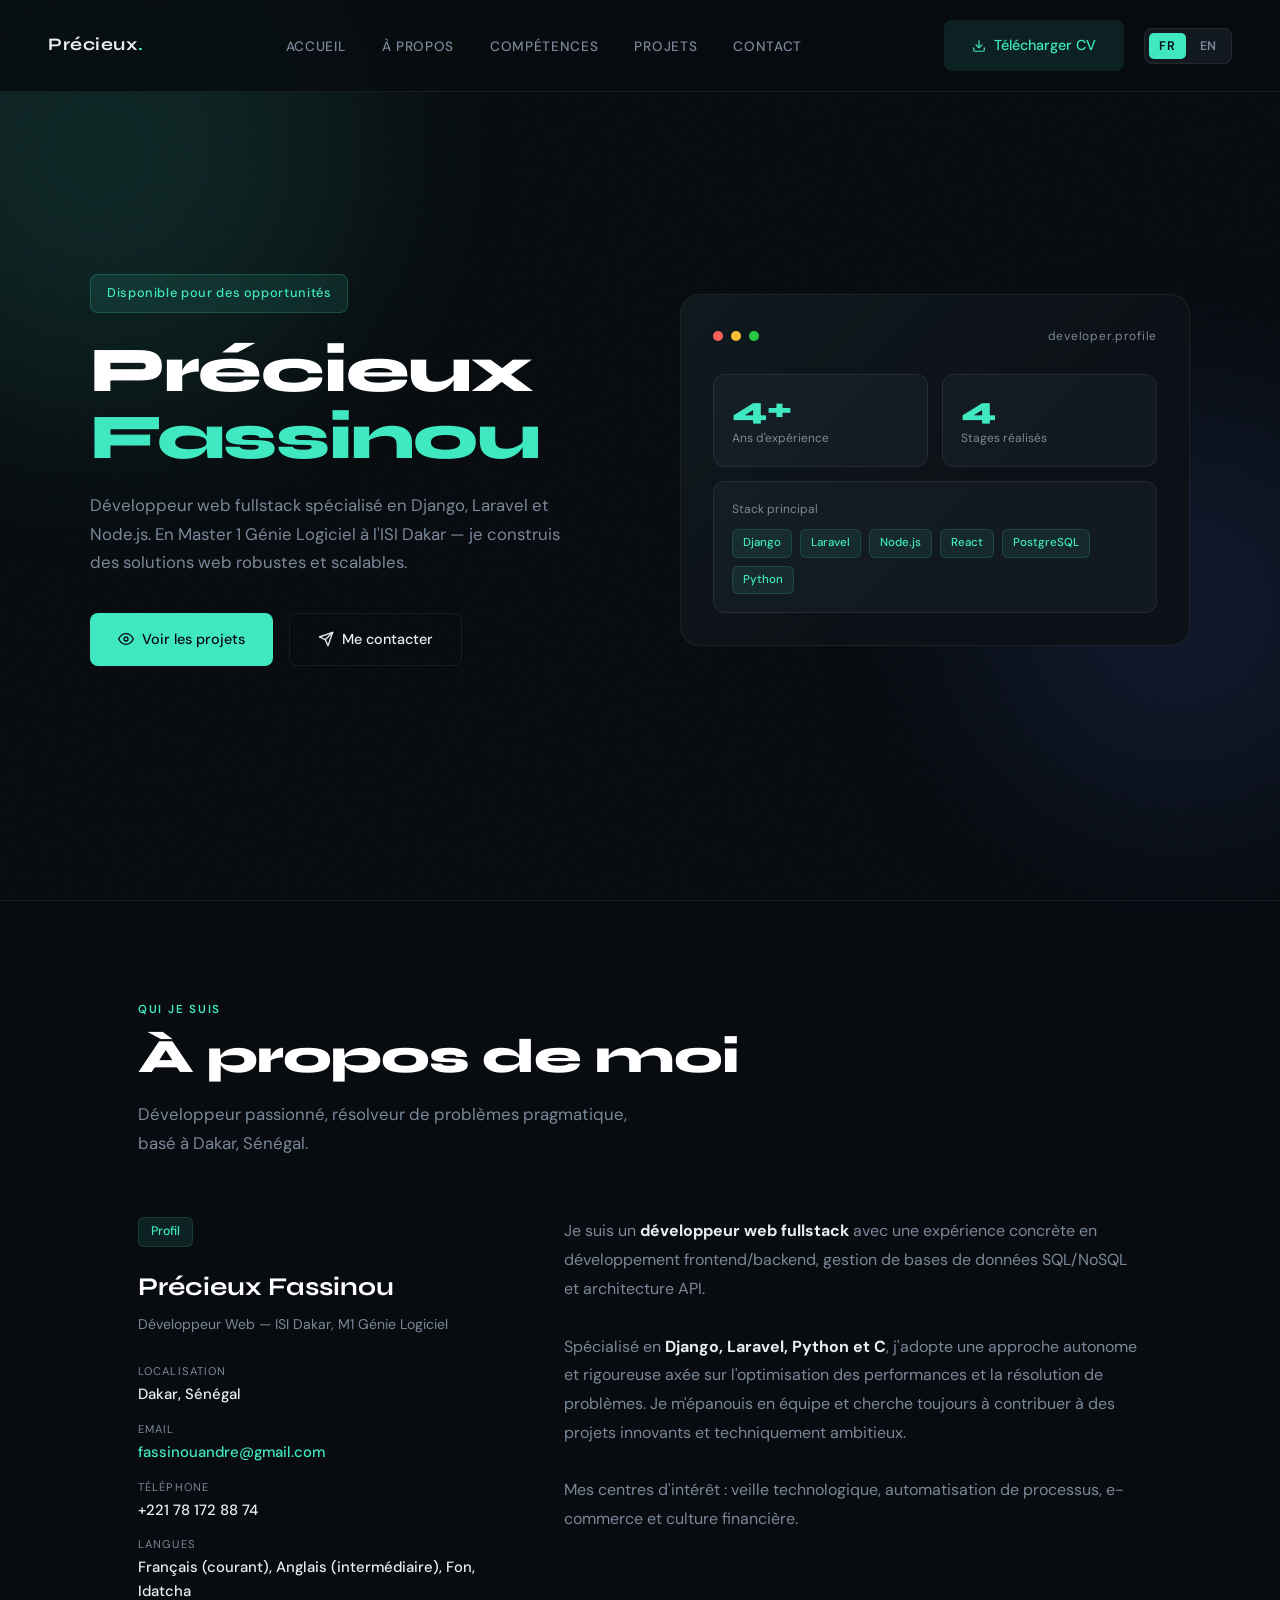
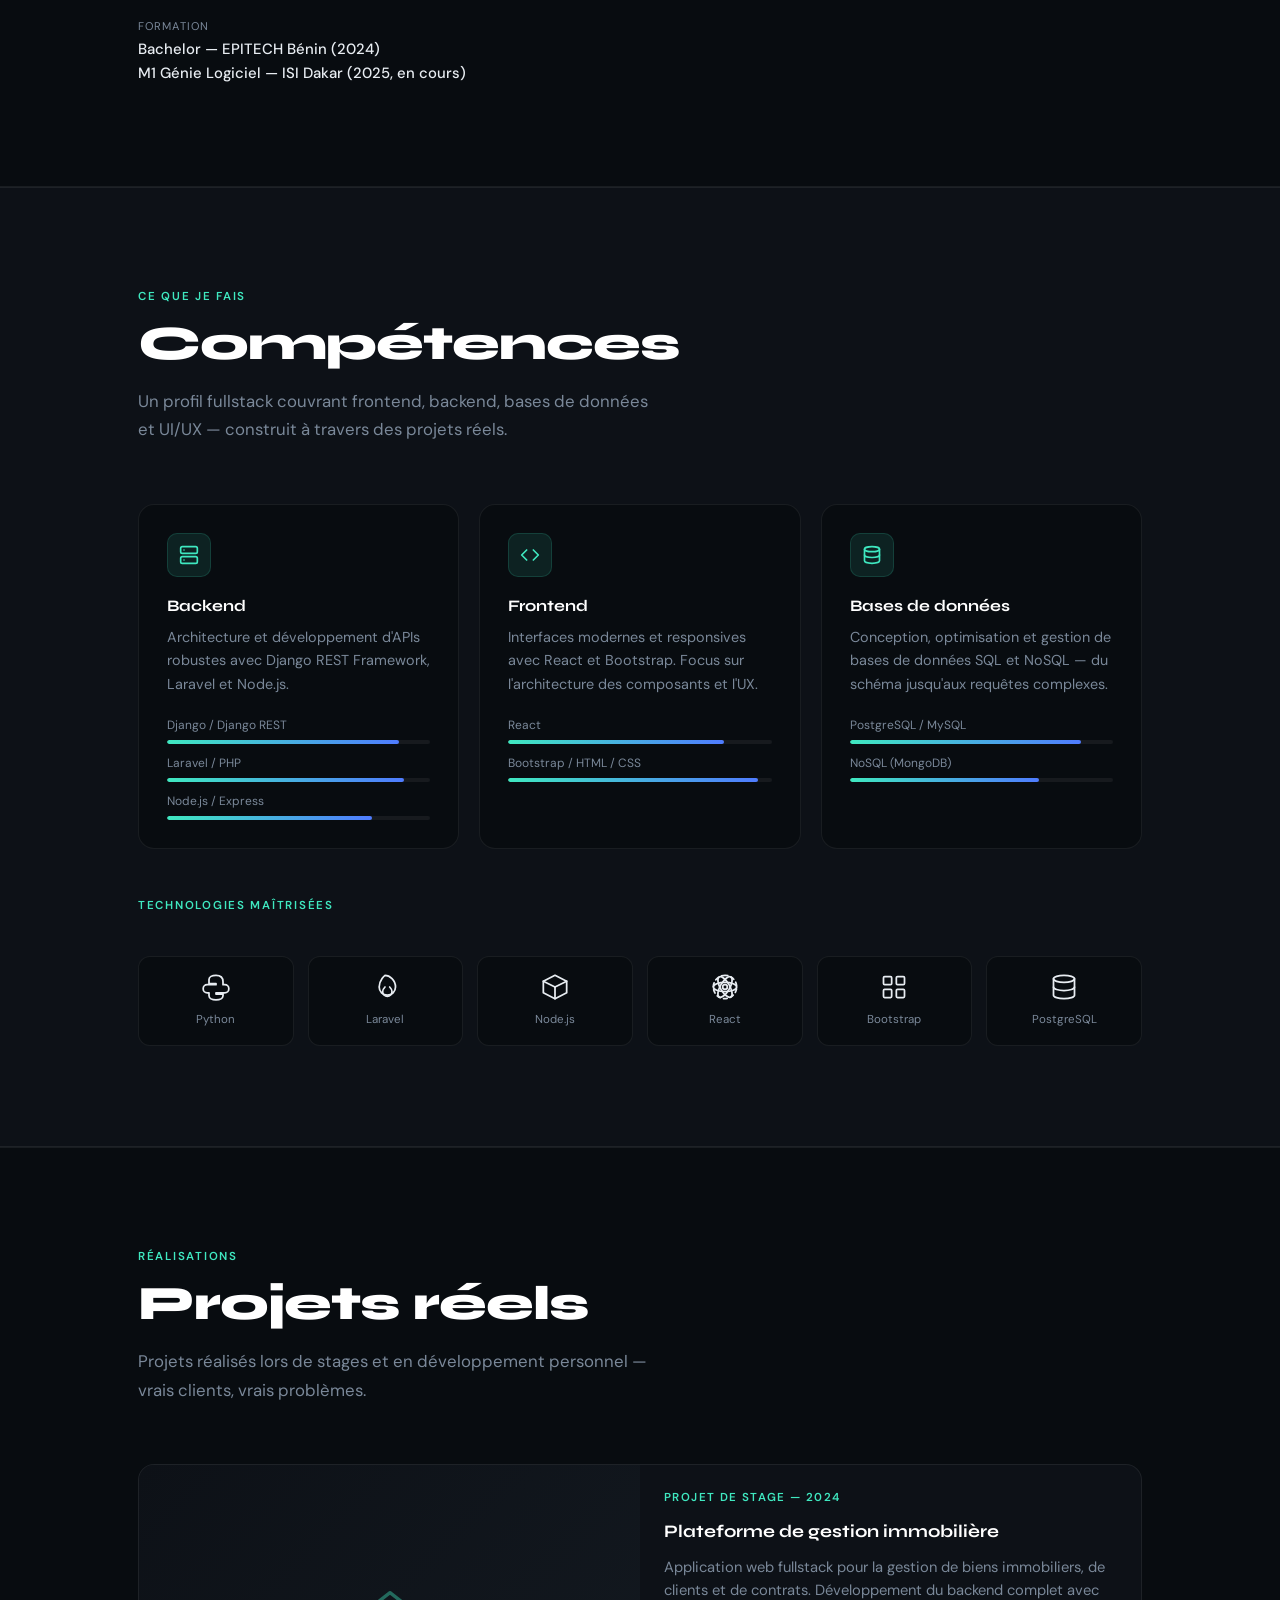
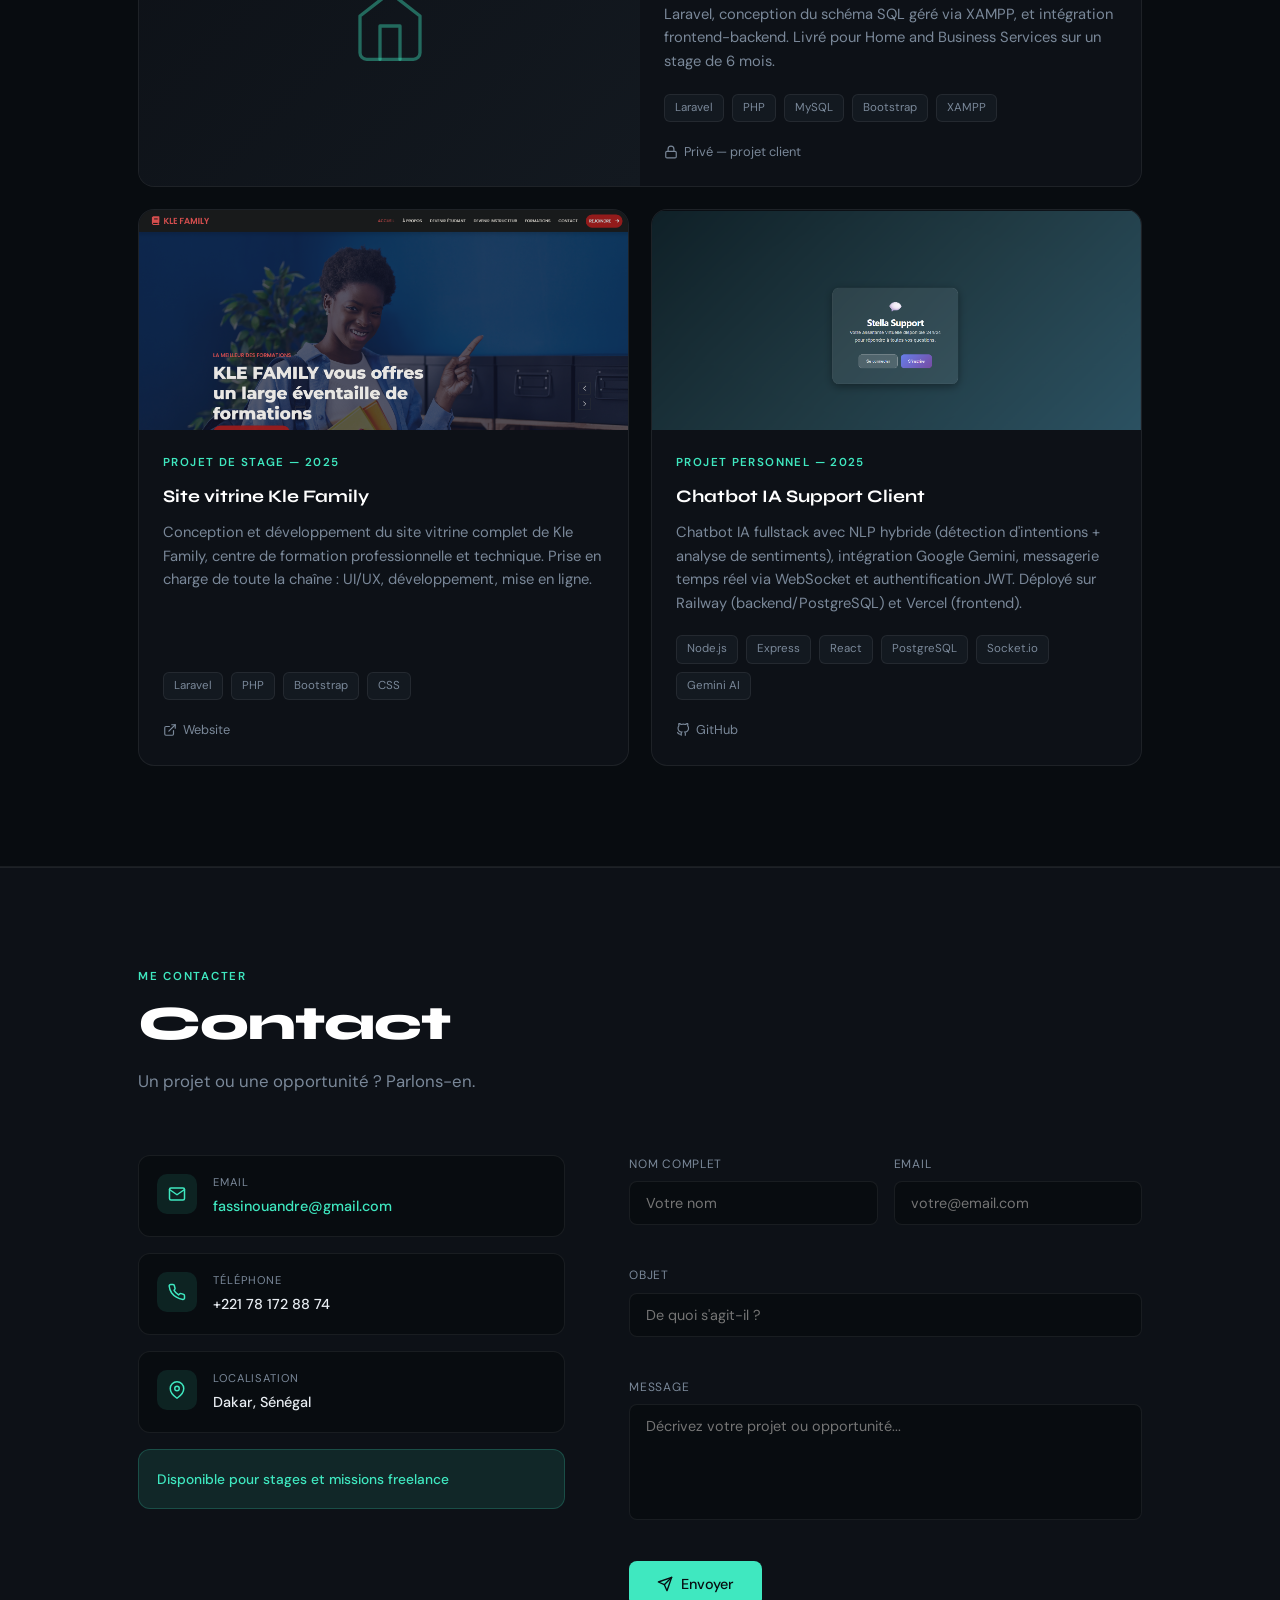
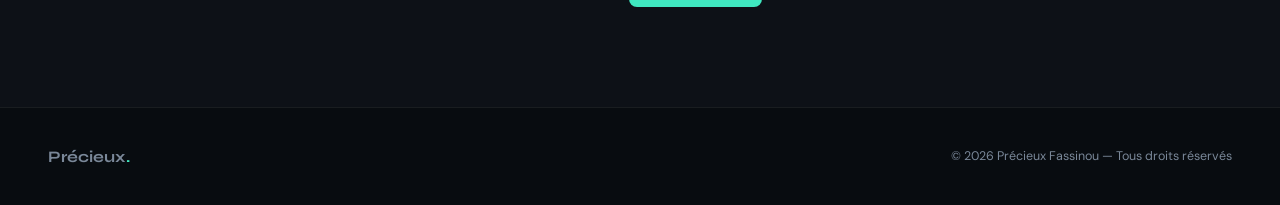
<file: index.html>
<!doctype html>
<html lang="fr">
  <head>
    <meta charset="UTF-8" />
    <meta name="viewport" content="width=device-width, initial-scale=1.0" />
    <title>Précieux Fassinou — Développeur Web</title>
    <link rel="icon" type="image/svg+xml" href="favicon.svg" />
    <link rel="preconnect" href="https://fonts.googleapis.com" />
    <link
      href="https://fonts.googleapis.com/css2?family=Syne:wght@400;600;700;800&family=DM+Sans:ital,opsz,wght@0,9..40,300;0,9..40,400;0,9..40,500;1,9..40,300&display=swap"
      rel="stylesheet"
    />
    <link rel="stylesheet" href="style.css" />

    <meta
      name="description"
      content="Précieux Fassinou — Développeur web fullstack basé à Dakar. Spécialisé en Django, Laravel, Node.js et React. Disponible pour stages et missions freelance."
    />
    <meta
      name="keywords"
      content="développeur web, fullstack, Django, Laravel, Node.js, React, Dakar, Sénégal, EPITECH, ISI"
    />
    <meta name="author" content="Précieux Fassinou" />

    <meta
      property="og:title"
      content="Précieux Fassinou — Développeur Web Fullstack"
    />
    <meta
      property="og:description"
      content="Développeur web fullstack basé à Dakar. Django, Laravel, Node.js, React."
    />
    <meta property="og:type" content="website" />
    <meta
      property="og:url"
      content="https://TON-USERNAME.github.io/portfolio"
    />
  </head>
  <body>
    <!-- ORBS -->
    <div class="orb orb-1"></div>
    <div class="orb orb-2"></div>

    <!-- ═══ NAV ═══ -->
    <nav>
      <a class="nav-logo" href="#home">Précieux<span>.</span></a>

      <ul class="nav-links">
        <li><a href="#home" data-i18n="nav_home">Accueil</a></li>
        <li><a href="#about" data-i18n="nav_about">À propos</a></li>
        <li><a href="#skills" data-i18n="nav_skills">Compétences</a></li>
        <li><a href="#projects" data-i18n="nav_projects">Projets</a></li>
        <li><a href="#contact" data-i18n="nav_contact">Contact</a></li>
      </ul>

      <div class="nav-right">
        <a
          href="Precieux_Fassinou_CV_2026.pdf"
          download
          class="btn btn-cv"
          data-i18n-title="cv_download"
        >
          <svg
            width="14"
            height="14"
            viewBox="0 0 24 24"
            fill="none"
            stroke="currentColor"
            stroke-width="2"
            stroke-linecap="round"
            stroke-linejoin="round"
          >
            <path d="M21 15v4a2 2 0 0 1-2 2H5a2 2 0 0 1-2-2v-4" />
            <polyline points="7 10 12 15 17 10" />
            <line x1="12" y1="15" x2="12" y2="3" />
          </svg>
          <span data-i18n="cv_download">Télécharger CV</span>
        </a>
        <div id="lang-switcher">
          <button class="lang-btn" data-lang="fr">FR</button>
          <button class="lang-btn" data-lang="en">EN</button>
        </div>
        <button
          class="nav-mobile-btn"
          id="nav-open"
          aria-label="Ouvrir le menu"
        >
          <!-- hamburger SVG -->
          <svg
            width="22"
            height="22"
            viewBox="0 0 24 24"
            fill="none"
            stroke="currentColor"
            stroke-width="2"
            stroke-linecap="round"
          >
            <line x1="3" y1="6" x2="21" y2="6" />
            <line x1="3" y1="12" x2="21" y2="12" />
            <line x1="3" y1="18" x2="21" y2="18" />
          </svg>
        </button>
      </div>
    </nav>

    <!-- MOBILE DRAWER -->
    <div id="mobile-drawer">
      <button id="mobile-close" aria-label="Fermer le menu">
        <svg
          width="24"
          height="24"
          viewBox="0 0 24 24"
          fill="none"
          stroke="currentColor"
          stroke-width="2"
          stroke-linecap="round"
        >
          <line x1="18" y1="6" x2="6" y2="18" />
          <line x1="6" y1="6" x2="18" y2="18" />
        </svg>
      </button>
      <a href="#home" data-i18n="nav_home">Accueil</a>
      <a href="#about" data-i18n="nav_about">À propos</a>
      <a href="#skills" data-i18n="nav_skills">Compétences</a>
      <a href="#projects" data-i18n="nav_projects">Projets</a>
      <a href="#contact" data-i18n="nav_contact">Contact</a>
      <div class="lang-switcher-mobile" style="margin-top: 16px">
        <button class="lang-btn" data-lang="fr">FR</button>
        <button class="lang-btn" data-lang="en">EN</button>
      </div>
    </div>

    <!-- ═══ HERO ═══ -->
    <section id="home">
      <div class="hero-inner">
        <div class="fade-in">
          <div class="hero-status">
            <span data-i18n="hero_status"
              >Disponible pour des opportunités</span
            >
          </div>
          <h1 class="hero-title">
            Précieux<br /><span class="accent">Fassinou</span>
          </h1>
          <p class="hero-subtitle" data-i18n="hero_sub">
            Développeur web fullstack spécialisé en Django, Laravel et Node.js.
            En Master 1 Génie Logiciel à l'ISI Dakar.
          </p>
          <div class="hero-cta">
            <a href="#projects" class="btn btn-primary">
              <!-- eye icon -->
              <svg
                width="16"
                height="16"
                viewBox="0 0 24 24"
                fill="none"
                stroke="currentColor"
                stroke-width="2"
                stroke-linecap="round"
                stroke-linejoin="round"
              >
                <path d="M1 12s4-8 11-8 11 8 11 8-4 8-11 8-11-8-11-8z" />
                <circle cx="12" cy="12" r="3" />
              </svg>
              <span data-i18n="hero_btn_projects">Voir les projets</span>
            </a>
            <a href="#contact" class="btn btn-outline">
              <!-- send icon -->
              <svg
                width="16"
                height="16"
                viewBox="0 0 24 24"
                fill="none"
                stroke="currentColor"
                stroke-width="2"
                stroke-linecap="round"
                stroke-linejoin="round"
              >
                <line x1="22" y1="2" x2="11" y2="13" />
                <polygon points="22 2 15 22 11 13 2 9 22 2" />
              </svg>
              <span data-i18n="hero_btn_contact">Me contacter</span>
            </a>
          </div>
        </div>

        <div class="hero-card fade-in" style="transition-delay: 0.15s">
          <div class="hc-header">
            <div class="hc-dot red"></div>
            <div class="hc-dot yellow"></div>
            <div class="hc-dot green"></div>
            <span class="hc-title">developer.profile</span>
          </div>
          <div class="stat-grid">
            <div class="stat-item">
              <div class="stat-num">4+</div>
              <div class="stat-label" data-i18n="hero_stat1_label">
                Ans d'expérience
              </div>
            </div>
            <div class="stat-item">
              <div class="stat-num">4</div>
              <div class="stat-label" data-i18n="hero_stat2_label">
                Stages réalisés
              </div>
            </div>
            <div class="stat-item full">
              <div
                class="stat-label"
                data-i18n="hero_stack_label"
                style="margin-bottom: 10px"
              >
                Stack principal
              </div>
              <div class="tech-tags">
                <span class="tech-tag">Django</span>
                <span class="tech-tag">Laravel</span>
                <span class="tech-tag">Node.js</span>
                <span class="tech-tag">React</span>
                <span class="tech-tag">PostgreSQL</span>
                <span class="tech-tag">Python</span>
              </div>
            </div>
          </div>
        </div>
      </div>
    </section>

    <hr class="divider" />

    <!-- ═══ ABOUT ═══ -->
    <section id="about">
      <div class="section-inner">
        <p class="section-label fade-in" data-i18n="about_label">Qui je suis</p>
        <h2 class="section-title fade-in" data-i18n="about_title">
          À propos de moi
        </h2>
        <p class="section-desc fade-in" data-i18n="about_desc">
          Développeur passionné, basé à Dakar, Sénégal.
        </p>

        <div class="about-grid">
          <div class="fade-in">
            <div class="about-tag" data-i18n="about_tag">Profil</div>
            <div class="about-name">Précieux Fassinou</div>
            <div class="about-role" data-i18n="about_role">
              Développeur Web — ISI Dakar, M1 Génie Logiciel
            </div>
            <ul class="info-list">
              <li>
                <span class="il-label" data-i18n="il_location"
                  >Localisation</span
                >
                <span class="il-val">Dakar, Sénégal</span>
              </li>
              <li>
                <span class="il-label" data-i18n="il_email">Email</span>
                <span class="il-val"
                  ><a href="mailto:fassinouandre@gmail.com"
                    >fassinouandre@gmail.com</a
                  ></span
                >
              </li>
              <li>
                <span class="il-label" data-i18n="il_phone">Téléphone</span>
                <span class="il-val">+221 78 172 88 74</span>
              </li>
              <li>
                <span class="il-label" data-i18n="il_languages">Langues</span>
                <span class="il-val" data-i18n="il_lang_val"
                  >Français (courant), Anglais (intermédiaire), Fon,
                  Idatcha</span
                >
              </li>
              <li>
                <span class="il-label" data-i18n="il_edu">Formation</span>
                <span class="il-val" data-i18n="il_edu_val"
                  >Bachelor — EPITECH Bénin (2024)<br />M1 Génie Logiciel — ISI
                  Dakar (2025, en cours)</span
                >
              </li>
            </ul>
          </div>

          <div class="fade-in" style="transition-delay: 0.1s">
            <p class="about-bio" data-i18n="about_bio">
              Je suis un <strong>développeur web fullstack</strong> avec une
              expérience concrète en développement frontend/backend, gestion de
              bases de données SQL/NoSQL et architecture API.
            </p>
          </div>
        </div>
      </div>
    </section>

    <hr class="divider" />

    <!-- ═══ SKILLS ═══ -->
    <section id="skills">
      <div class="section-inner">
        <p class="section-label fade-in" data-i18n="skills_label">
          Ce que je fais
        </p>
        <h2 class="section-title fade-in" data-i18n="skills_title">
          Compétences
        </h2>
        <p class="section-desc fade-in" data-i18n="skills_desc">
          Un profil fullstack couvrant frontend, backend, bases de données et
          UI/UX.
        </p>

        <div class="skills-grid">
          <!-- Backend -->
          <div class="skill-card fade-in">
            <div class="skill-icon">
              <svg
                viewBox="0 0 24 24"
                fill="none"
                stroke="currentColor"
                stroke-width="2"
                stroke-linecap="round"
                stroke-linejoin="round"
              >
                <rect x="2" y="2" width="20" height="8" rx="2" />
                <rect x="2" y="14" width="20" height="8" rx="2" />
                <line x1="6" y1="6" x2="6.01" y2="6" />
                <line x1="6" y1="18" x2="6.01" y2="18" />
              </svg>
            </div>
            <div class="skill-name" data-i18n="sk1_name">Backend</div>
            <div class="skill-desc" data-i18n="sk1_desc">
              Architecture et développement d'APIs robustes avec Django REST
              Framework, Laravel et Node.js.
            </div>
            <div class="skill-bars">
              <div>
                <div class="bar-label">Django / Django REST</div>
                <div class="bar-track">
                  <div class="bar-fill" style="width: 88%"></div>
                </div>
              </div>
              <div>
                <div class="bar-label">Laravel / PHP</div>
                <div class="bar-track">
                  <div class="bar-fill" style="width: 90%"></div>
                </div>
              </div>
              <div>
                <div class="bar-label">Node.js / Express</div>
                <div class="bar-track">
                  <div class="bar-fill" style="width: 78%"></div>
                </div>
              </div>
            </div>
          </div>

          <!-- Frontend -->
          <div class="skill-card fade-in" style="transition-delay: 0.05s">
            <div class="skill-icon">
              <svg
                viewBox="0 0 24 24"
                fill="none"
                stroke="currentColor"
                stroke-width="2"
                stroke-linecap="round"
                stroke-linejoin="round"
              >
                <polyline points="16 18 22 12 16 6" />
                <polyline points="8 6 2 12 8 18" />
              </svg>
            </div>
            <div class="skill-name" data-i18n="sk2_name">Frontend</div>
            <div class="skill-desc" data-i18n="sk2_desc">
              Interfaces modernes et responsives avec React et Bootstrap.
            </div>
            <div class="skill-bars">
              <div>
                <div class="bar-label">React</div>
                <div class="bar-track">
                  <div class="bar-fill" style="width: 82%"></div>
                </div>
              </div>
              <div>
                <div class="bar-label">Bootstrap / HTML / CSS</div>
                <div class="bar-track">
                  <div class="bar-fill" style="width: 95%"></div>
                </div>
              </div>
            </div>
          </div>

          <!-- Database -->
          <div class="skill-card fade-in" style="transition-delay: 0.1s">
            <div class="skill-icon">
              <svg
                viewBox="0 0 24 24"
                fill="none"
                stroke="currentColor"
                stroke-width="2"
                stroke-linecap="round"
                stroke-linejoin="round"
              >
                <ellipse cx="12" cy="5" rx="9" ry="3" />
                <path d="M21 12c0 1.66-4 3-9 3s-9-1.34-9-3" />
                <path d="M3 5v14c0 1.66 4 3 9 3s9-1.34 9-3V5" />
              </svg>
            </div>
            <div class="skill-name" data-i18n="sk3_name">Bases de données</div>
            <div class="skill-desc" data-i18n="sk3_desc">
              Conception, optimisation et gestion SQL/NoSQL.
            </div>
            <div class="skill-bars">
              <div>
                <div class="bar-label">PostgreSQL / MySQL</div>
                <div class="bar-track">
                  <div class="bar-fill" style="width: 88%"></div>
                </div>
              </div>
              <div>
                <div class="bar-label">NoSQL (MongoDB)</div>
                <div class="bar-track">
                  <div class="bar-fill" style="width: 72%"></div>
                </div>
              </div>
            </div>
          </div>
        </div>

        <!-- Tech bubbles — SVG inline, pas de Font Awesome -->
        <p
          class="section-label fade-in"
          style="margin-top: 48px"
          data-i18n="tech_label"
        >
          Technologies maîtrisées
        </p>
        <div class="tech-row fade-in">
          <!-- Python -->
          <div class="tech-bubble">
            <svg
              viewBox="0 0 24 24"
              fill="none"
              stroke="currentColor"
              stroke-width="1.5"
              stroke-linecap="round"
              stroke-linejoin="round"
            >
              <path
                d="M12 2C8.5 2 6 3.5 6 5.5V9h6v1H4.5C2.5 10 1 11.5 1 13.5s1.5 3.5 3.5 3.5H6v2.5C6 21.5 8.5 23 12 23s6-1.5 6-3.5V18h-6v-1h7.5c2 0 3.5-1.5 3.5-3.5S21.5 10 19.5 10H18V7.5C18 3.5 15.5 2 12 2z"
              />
            </svg>
            <span>Python</span>
          </div>

          <!-- Laravel — flame icon -->
          <div class="tech-bubble">
            <svg
              viewBox="0 0 24 24"
              fill="none"
              stroke="currentColor"
              stroke-width="1.5"
              stroke-linecap="round"
              stroke-linejoin="round"
            >
              <path d="M12 2c0 0-5 4-5 10a7 7 0 0 0 14 0C21 6 16 2 12 2z" />
              <path d="M12 12c0 0-2 2-2 4a4 4 0 0 0 8 0c0-2-2-4-2-4" />
            </svg>
            <span>Laravel</span>
          </div>

          <!-- Node.js — hexagon -->
          <div class="tech-bubble">
            <svg
              viewBox="0 0 24 24"
              fill="none"
              stroke="currentColor"
              stroke-width="1.5"
              stroke-linecap="round"
              stroke-linejoin="round"
            >
              <polygon points="12 2 22 7 22 17 12 22 2 17 2 7" />
              <polyline points="12 22 12 12" />
              <line x1="22" y1="7" x2="12" y2="12" />
              <line x1="2" y1="7" x2="12" y2="12" />
            </svg>
            <span>Node.js</span>
          </div>

          <!-- React — atom -->
          <div class="tech-bubble">
            <svg
              viewBox="0 0 24 24"
              fill="none"
              stroke="currentColor"
              stroke-width="1.5"
              stroke-linecap="round"
              stroke-linejoin="round"
            >
              <circle cx="12" cy="12" r="2" />
              <path
                d="M12 2C6.5 2 2 6.5 2 12s4.5 10 10 10 10-4.5 10-10S17.5 2 12 2z"
                stroke-dasharray="3 3"
              />
              <ellipse cx="12" cy="12" rx="10" ry="4" />
              <ellipse
                cx="12"
                cy="12"
                rx="10"
                ry="4"
                transform="rotate(60 12 12)"
              />
              <ellipse
                cx="12"
                cy="12"
                rx="10"
                ry="4"
                transform="rotate(120 12 12)"
              />
            </svg>
            <span>React</span>
          </div>

          <!-- Bootstrap — grid icon -->
          <div class="tech-bubble">
            <svg
              viewBox="0 0 24 24"
              fill="none"
              stroke="currentColor"
              stroke-width="1.5"
              stroke-linecap="round"
              stroke-linejoin="round"
            >
              <rect x="3" y="3" width="7" height="7" rx="1" />
              <rect x="14" y="3" width="7" height="7" rx="1" />
              <rect x="3" y="14" width="7" height="7" rx="1" />
              <rect x="14" y="14" width="7" height="7" rx="1" />
            </svg>
            <span>Bootstrap</span>
          </div>

          <!-- PostgreSQL — database -->
          <div class="tech-bubble">
            <svg
              viewBox="0 0 24 24"
              fill="none"
              stroke="currentColor"
              stroke-width="1.5"
              stroke-linecap="round"
              stroke-linejoin="round"
            >
              <ellipse cx="12" cy="5" rx="9" ry="3" />
              <path d="M21 12c0 1.66-4 3-9 3s-9-1.34-9-3" />
              <path d="M3 5v14c0 1.66 4 3 9 3s9-1.34 9-3V5" />
            </svg>
            <span>PostgreSQL</span>
          </div>
        </div>
      </div>
    </section>

    <hr class="divider" />

    <!-- ═══ PROJECTS ═══ -->
    <section id="projects">
      <div class="section-inner">
        <p class="section-label fade-in" data-i18n="proj_label">Réalisations</p>
        <h2 class="section-title fade-in" data-i18n="proj_title">
          Projets réels
        </h2>
        <p class="section-desc fade-in" data-i18n="proj_desc">
          Projets réalisés lors de stages et en développement personnel.
        </p>

        <div class="projects-grid">
          <!-- Projet featured -->
          <div class="proj-card featured fade-in">
            <div class="proj-img">
              <div
                class="proj-img-inner"
                style="background: linear-gradient(135deg, #0d1117, #131920)"
              >
                <!-- house SVG -->
                <svg
                  width="80"
                  height="80"
                  viewBox="0 0 24 24"
                  fill="none"
                  stroke="rgba(63,232,192,0.4)"
                  stroke-width="1"
                  stroke-linecap="round"
                  stroke-linejoin="round"
                >
                  <path d="M3 9l9-7 9 7v11a2 2 0 0 1-2 2H5a2 2 0 0 1-2-2z" />
                  <polyline points="9 22 9 12 15 12 15 22" />
                </svg>
              </div>
            </div>
            <div class="proj-body">
              <div class="proj-type" data-i18n="p1_type">
                Projet de stage — 2024
              </div>
              <div class="proj-title" data-i18n="p1_title">
                Plateforme de gestion immobilière
              </div>
              <div class="proj-desc" data-i18n="p1_desc">
                Application web fullstack pour la gestion de biens immobiliers,
                de clients et de contrats.
              </div>
              <div class="proj-tags">
                <span class="proj-tag">Laravel</span>
                <span class="proj-tag">PHP</span>
                <span class="proj-tag">MySQL</span>
                <span class="proj-tag">Bootstrap</span>
                <span class="proj-tag">XAMPP</span>
              </div>
              <div class="proj-links">
                <span class="proj-link">
                  <svg
                    viewBox="0 0 24 24"
                    fill="none"
                    stroke="currentColor"
                    stroke-width="2"
                  >
                    <rect x="3" y="11" width="18" height="11" rx="2" ry="2" />
                    <path d="M7 11V7a5 5 0 0 1 10 0v4" />
                  </svg>
                  <span data-i18n="p1_lock">Privé — projet client</span>
                </span>
              </div>
            </div>
          </div>

          <!-- Projet 2 -->
          <div class="proj-card fade-in">
            <div class="proj-img">
              <img
                src="klefamily.png"
                alt="Site vitrine Kle Family"
                class="proj-screenshot"
              />
            </div>
            <div class="proj-body">
              <div class="proj-type" data-i18n="p2_type">
                Projet de stage — 2025
              </div>
              <div class="proj-title" data-i18n="p2_title">
                Site vitrine Kle Family
              </div>
              <div class="proj-desc" data-i18n="p2_desc">
                Conception et développement du site vitrine complet de Kle
                Family.
              </div>
              <div class="proj-tags">
                <span class="proj-tag">Laravel</span>
                <span class="proj-tag">PHP</span>
                <span class="proj-tag">Bootstrap</span>
                <span class="proj-tag">CSS</span>
              </div>
              <div class="proj-links">
                <a
                  href="https://www.klefamily.com"
                  target="_blank"
                  rel="noopener"
                  class="proj-link"
                >
                  <svg
                    viewBox="0 0 24 24"
                    fill="none"
                    stroke="currentColor"
                    stroke-width="2"
                    stroke-linecap="round"
                    stroke-linejoin="round"
                  >
                    <path
                      d="M18 13v6a2 2 0 0 1-2 2H5a2 2 0 0 1-2-2V8a2 2 0 0 1 2-2h6"
                    />
                    <polyline points="15 3 21 3 21 9" />
                    <line x1="10" y1="14" x2="21" y2="3" />
                  </svg>
                  Website
                </a>
              </div>
            </div>
          </div>

          <!-- Projet 3 — Stella -->
          <div class="proj-card fade-in" style="transition-delay: 0.05s">
            <div class="proj-img">
              <img
                src="stella-login.png"
                alt="Stella — page de connexion"
                class="proj-screenshot"
              />
            </div>
            <div class="proj-body">
              <div class="proj-type" data-i18n="p3_type">
                Projet personnel — 2026
              </div>
              <div class="proj-title" data-i18n="p3_title">
                Chatbot IA Support Client
              </div>
              <div class="proj-desc" data-i18n="p3_desc">
                Chatbot IA fullstack avec NLP hybride, intégration Google
                Gemini, WebSocket et JWT.
              </div>
              <div class="proj-tags">
                <span class="proj-tag">Node.js</span>
                <span class="proj-tag">Express</span>
                <span class="proj-tag">React</span>
                <span class="proj-tag">PostgreSQL</span>
                <span class="proj-tag">Socket.io</span>
                <span class="proj-tag">Gemini AI</span>
              </div>
              <div class="proj-links">
                <a
                  href="https://github.com/precieuxfassinou/chatbot-api"
                  target="_blank"
                  rel="noopener"
                  class="proj-link"
                >
                  <svg
                    viewBox="0 0 24 24"
                    fill="none"
                    stroke="currentColor"
                    stroke-width="2"
                  >
                    <path
                      d="M9 19c-5 1.5-5-2.5-7-3m14 6v-3.87a3.37 3.37 0 0 0-.94-2.61c3.14-.35 6.44-1.54 6.44-7A5.44 5.44 0 0 0 20 4.77 5.07 5.07 0 0 0 19.91 1S18.73.65 16 2.48a13.38 13.38 0 0 0-7 0C6.27.65 5.09 1 5.09 1A5.07 5.07 0 0 0 5 4.77a5.44 5.44 0 0 0-1.5 3.78c0 5.42 3.3 6.61 6.44 7A3.37 3.37 0 0 0 9 18.13V22"
                    />
                  </svg>
                  GitHub
                </a>
              </div>
            </div>
          </div>
        </div>
      </div>
    </section>

    <hr class="divider" />

    <!-- ═══ CONTACT ═══ -->
    <section id="contact">
      <div class="section-inner">
        <p class="section-label fade-in" data-i18n="contact_label">
          Me contacter
        </p>
        <h2 class="section-title fade-in" data-i18n="contact_title">Contact</h2>
        <p class="section-desc fade-in" data-i18n="contact_desc">
          Un projet ou une opportunité ? Parlons-en.
        </p>

        <div class="contact-grid">
          <div class="contact-info fade-in">
            <div class="ci-item">
              <div class="ci-icon">
                <svg
                  viewBox="0 0 24 24"
                  fill="none"
                  stroke="currentColor"
                  stroke-width="2"
                  stroke-linecap="round"
                  stroke-linejoin="round"
                >
                  <path
                    d="M4 4h16c1.1 0 2 .9 2 2v12c0 1.1-.9 2-2 2H4c-1.1 0-2-.9-2-2V6c0-1.1.9-2 2-2z"
                  />
                  <polyline points="22,6 12,13 2,6" />
                </svg>
              </div>
              <div>
                <div class="ci-label" data-i18n="ci_email">Email</div>
                <div class="ci-val">
                  <a href="mailto:fassinouandre@gmail.com"
                    >fassinouandre@gmail.com</a
                  >
                </div>
              </div>
            </div>

            <div class="ci-item">
              <div class="ci-icon">
                <svg
                  viewBox="0 0 24 24"
                  fill="none"
                  stroke="currentColor"
                  stroke-width="2"
                  stroke-linecap="round"
                  stroke-linejoin="round"
                >
                  <path
                    d="M22 16.92v3a2 2 0 0 1-2.18 2 19.79 19.79 0 0 1-8.63-3.07A19.5 19.5 0 0 1 4.69 13 19.79 19.79 0 0 1 1.61 4.27 2 2 0 0 1 3.59 2h3a2 2 0 0 1 2 1.72 12.84 12.84 0 0 0 .7 2.81 2 2 0 0 1-.45 2.11L8.09 9.91a16 16 0 0 0 6 6l1.27-1.27a2 2 0 0 1 2.11-.45 12.84 12.84 0 0 0 2.81.7A2 2 0 0 1 22 16.92z"
                  />
                </svg>
              </div>
              <div>
                <div class="ci-label" data-i18n="ci_phone">Téléphone</div>
                <div class="ci-val">+221 78 172 88 74</div>
              </div>
            </div>

            <div class="ci-item">
              <div class="ci-icon">
                <svg
                  viewBox="0 0 24 24"
                  fill="none"
                  stroke="currentColor"
                  stroke-width="2"
                  stroke-linecap="round"
                  stroke-linejoin="round"
                >
                  <path d="M21 10c0 7-9 13-9 13s-9-6-9-13a9 9 0 0 1 18 0z" />
                  <circle cx="12" cy="10" r="3" />
                </svg>
              </div>
              <div>
                <div class="ci-label" data-i18n="ci_location">Localisation</div>
                <div class="ci-val">Dakar, Sénégal</div>
              </div>
            </div>

            <div class="avail-card">
              <div class="avail-text" data-i18n="avail_text">
                Disponible pour missions freelance
              </div>
            </div>
          </div>

          <div class="fade-in" style="transition-delay: 0.1s">
            <form
              id="contact-form"
              class="contact-form"
              action="https://formspree.io/f/xbdqavoq"
              method="POST"
              novalidate
            >
              <!-- Champ honeypot anti-spam (caché) -->
              <input type="text" name="_gotcha" style="display: none" />

              <div class="form-row">
                <div class="form-group">
                  <label for="c-name" data-i18n="form_name">Nom complet</label>
                  <input
                    type="text"
                    id="c-name"
                    name="name"
                    data-i18n="form_name_ph"
                    placeholder="Votre nom"
                    autocomplete="name"
                  />
                  <span class="form-error" id="err-name"></span>
                </div>
                <div class="form-group">
                  <label for="c-email" data-i18n="form_email">Email</label>
                  <input
                    type="email"
                    id="c-email"
                    name="email"
                    data-i18n="form_email_ph"
                    placeholder="votre@email.com"
                    autocomplete="email"
                  />
                  <span class="form-error" id="err-email"></span>
                </div>
              </div>
              <div class="form-group">
                <label for="c-subject" data-i18n="form_subject">Objet</label>
                <input
                  type="text"
                  id="c-subject"
                  name="subject"
                  data-i18n="form_subject_ph"
                  placeholder="De quoi s'agit-il ?"
                />
                <span class="form-error" id="err-subject"></span>
              </div>
              <div class="form-group">
                <label for="c-message" data-i18n="form_message">Message</label>
                <textarea
                  id="c-message"
                  name="message"
                  rows="5"
                  data-i18n="form_message_ph"
                  placeholder="Décrivez votre projet ou opportunité..."
                ></textarea>
                <span class="form-error" id="err-message"></span>
              </div>

              <button
                type="submit"
                class="btn btn-primary"
                id="form-submit"
                style="align-self: flex-start"
              >
                <svg
                  width="16"
                  height="16"
                  viewBox="0 0 24 24"
                  fill="none"
                  stroke="currentColor"
                  stroke-width="2"
                  stroke-linecap="round"
                  stroke-linejoin="round"
                >
                  <line x1="22" y1="2" x2="11" y2="13" />
                  <polygon points="22 2 15 22 11 13 2 9 22 2" />
                </svg>
                <span data-i18n="form_send" id="btn-label">Envoyer</span>
              </button>

              <!-- Message de succès -->
              <div id="form-success" class="form-success" style="display: none">
                <svg
                  width="18"
                  height="18"
                  viewBox="0 0 24 24"
                  fill="none"
                  stroke="currentColor"
                  stroke-width="2"
                  stroke-linecap="round"
                  stroke-linejoin="round"
                >
                  <polyline points="20 6 9 17 4 12" />
                </svg>
                <span data-i18n="form_success"
                  >Message envoyé ! Je vous réponds dans les plus brefs
                  délais.</span
                >
              </div>
              <!-- Message d'erreur réseau -->
              <div
                id="form-neterror"
                class="form-neterror"
                style="display: none"
              >
                <svg
                  width="18"
                  height="18"
                  viewBox="0 0 24 24"
                  fill="none"
                  stroke="currentColor"
                  stroke-width="2"
                  stroke-linecap="round"
                  stroke-linejoin="round"
                >
                  <circle cx="12" cy="12" r="10" />
                  <line x1="12" y1="8" x2="12" y2="12" />
                  <line x1="12" y1="16" x2="12.01" y2="16" />
                </svg>
                <span data-i18n="form_error"
                  >Une erreur est survenue. Réessayez ou écrivez directement à
                  fassinouandre@gmail.com</span
                >
              </div>
            </form>
          </div>
        </div>
      </div>
    </section>

    <!-- ═══ FOOTER ═══ -->
    <footer>
      <div class="footer-logo">Précieux<span>.</span></div>
      <div class="footer-copy" data-i18n="footer_copy">
        © 2026 Précieux Fassinou — Tous droits réservés
      </div>
    </footer>

    <script src="main.js"></script>
  </body>
</html>
</file>
<file: style.css>
*, *::before, *::after { box-sizing: border-box; margin: 0; padding: 0; }

:root {
  --bg: #080c10;
  --surface: #0d1117;
  --surface2: #131920;
  --border: rgba(255,255,255,0.07);
  --text: #e8edf2;
  --muted: #7a8899;
  --accent: #3fe8c0;
  --accent2: #4f7cff;
  --accent-dim: rgba(63,232,192,0.1);
  --font-head: 'Syne', sans-serif;
  --font-body: 'DM Sans', sans-serif;
}

html { scroll-behavior: smooth; }

body {
  font-family: var(--font-body);
  background: var(--bg);
  color: var(--text);
  overflow-x: hidden;
  line-height: 1.6;
  font-size: 16px; /* base explicite */
}

/* ─── BOUTON CV ─── */
.btn-cv {
  display: inline-flex; align-items: center; gap: 7px;
  padding: 8px 16px;
  border-radius: 7px;
  font-family: var(--font-body);
  font-weight: 600;
  font-size: 0.82rem;
  text-decoration: none;
  color: var(--accent);
  border: 1px solid rgba(63,232,192,0.35);
  background: var(--accent-dim);
  transition: all 0.2s;
  white-space: nowrap;
}
.btn-cv:hover { background: rgba(63,232,192,0.18); border-color: var(--accent); transform: translateY(-1px); }

/* ─── STELLA MOCK ─── */
.stella-placeholder { background: linear-gradient(135deg,#080c10,#0d1117); }
.stella-mock {
  width: 100%; height: 100%;
  display: flex; flex-direction: column;
}
.stella-mock-bar {
  background: #131920;
  border-bottom: 1px solid var(--border);
  padding: 8px 12px;
  display: flex; align-items: center; gap: 6px;
}
.smb-dot {
  width: 8px; height: 8px; border-radius: 50%;
  background: rgba(255,255,255,0.15);
}
.smb-url {
  margin-left: 8px;
  font-size: 0.7rem; color: var(--muted);
  font-family: var(--font-body);
  letter-spacing: 0.03em;
}
.stella-mock-body {
  flex: 1;
  display: flex; flex-direction: column;
  align-items: center; justify-content: center;
  gap: 8px;
}
.stella-label { font-size: 0.85rem; color: var(--accent); font-weight: 600; }
.stella-sub { font-size: 0.7rem; color: var(--muted); text-align: center; padding: 0 12px; }

/* ─── NOISE TEXTURE ─── */
body::before {
  content: '';
  position: fixed;
  inset: 0;
  background-image: url("data:image/svg+xml,%3Csvg viewBox='0 0 256 256' xmlns='http://www.w3.org/2000/svg'%3E%3Cfilter id='noise'%3E%3CfeTurbulence type='fractalNoise' baseFrequency='0.9' numOctaves='4' stitchTiles='stitch'/%3E%3C/filter%3E%3Crect width='100%25' height='100%25' filter='url(%23noise)' opacity='0.04'/%3E%3C/svg%3E");
  pointer-events: none;
  z-index: 0;
  opacity: 0.4;
}

/* ─── GLOW ORBS ─── */
.orb {
  position: fixed;
  border-radius: 50%;
  filter: blur(100px);
  pointer-events: none;
  z-index: 0;
  opacity: 0.12;
}
.orb-1 { width: 500px; height: 500px; background: var(--accent); top: -100px; left: -150px; }
.orb-2 { width: 400px; height: 400px; background: var(--accent2); bottom: 10%; right: -100px; }

/* ─── SVG ICONS ─── */
.icon {
  display: inline-flex;
  align-items: center;
  justify-content: center;
  flex-shrink: 0;
}
.icon svg { width: 1em; height: 1em; fill: none; stroke: currentColor; stroke-width: 2; stroke-linecap: round; stroke-linejoin: round; }

/* ─── LANG SWITCHER ─── */
#lang-switcher {
  display: flex;
  gap: 4px;
  background: var(--surface2);
  border: 1px solid var(--border);
  border-radius: 8px;
  padding: 4px;
}
.lang-btn {
  background: none;
  border: none;
  color: var(--muted);
  font-family: var(--font-body);
  font-size: 0.78rem;
  font-weight: 600;
  letter-spacing: 0.06em;
  padding: 5px 10px;
  border-radius: 5px;
  cursor: pointer;
  transition: all 0.2s;
}
.lang-btn.active {
  background: var(--accent);
  color: #080c10;
}
.lang-btn:hover:not(.active) { color: var(--text); }

/* ─── NAV ─── */
nav {
  position: fixed; top: 0; left: 0; right: 0;
  z-index: 100;
  padding: 20px 48px;
  display: flex; justify-content: space-between; align-items: center;
  background: rgba(8,12,16,0.85);
  backdrop-filter: blur(20px);
  border-bottom: 1px solid var(--border);
}
.nav-logo {
  font-family: var(--font-head);
  font-size: 1.1rem;
  font-weight: 700;
  color: var(--text);
  text-decoration: none;
  letter-spacing: 0.03em;
}
.nav-logo span { color: var(--accent); }
.nav-links { display: flex; gap: 36px; list-style: none; }
.nav-links a {
  color: var(--muted);
  text-decoration: none;
  font-size: 0.85rem;
  font-weight: 500;
  letter-spacing: 0.05em;
  text-transform: uppercase;
  transition: color 0.2s;
}
.nav-links a:hover { color: var(--accent); }
.nav-right { display: flex; align-items: center; gap: 20px; }
.nav-mobile-btn {
  display: none;
  background: none;
  border: none;
  color: var(--text);
  font-size: 1.4rem;
  cursor: pointer;
  padding: 4px;
}

/* ─── HERO ─── */
#home {
  min-height: 100vh;
  display: flex; align-items: center;
  padding: 120px 48px 80px;
  position: relative; z-index: 1;
}
.hero-inner {
  max-width: 1100px; margin: 0 auto; width: 100%;
  display: grid; grid-template-columns: 1fr 1fr; gap: 80px; align-items: center;
}
.hero-status {
  display: inline-flex; align-items: center; gap: 10px;
  background: var(--accent-dim);
  border: 1px solid rgba(63,232,192,0.2);
  border-radius: 8px;
  padding: 8px 16px;
  font-size: 0.8rem;
  font-weight: 500;
  color: var(--accent);
  letter-spacing: 0.05em;
  margin-bottom: 24px;
}
/* Static dot — pas d'animation clignotante */
.status-dot {
  width: 7px; height: 7px;
  border-radius: 50%;
  background: var(--accent);
  flex-shrink: 0;
}

.hero-title {
  font-family: var(--font-head);
  font-size: clamp(2.8rem, 5vw, 4.5rem);
  font-weight: 800;
  line-height: 1.05;
  letter-spacing: -0.02em;
  color: #fff;
  margin-bottom: 20px;
}
.hero-title .accent { color: var(--accent); }
.hero-subtitle {
  color: var(--muted);
  font-size: 1.05rem;
  line-height: 1.7;
  max-width: 480px;
  margin-bottom: 36px;
}
.hero-cta { display: flex; gap: 16px; flex-wrap: wrap; }

/* ─── BUTTONS ─── */
.btn {
  display: inline-flex; align-items: center; gap: 8px;
  padding: 14px 28px;
  border-radius: 8px;
  font-family: var(--font-body);
  font-weight: 500;
  font-size: 0.9rem;
  text-decoration: none;
  transition: all 0.2s;
  cursor: pointer; border: none;
}
.btn-primary { background: var(--accent); color: #080c10; }
.btn-primary:hover { background: #5ff0ce; transform: translateY(-1px); }
.btn-outline { background: transparent; color: var(--text); border: 1px solid var(--border); }
.btn-outline:hover { border-color: var(--accent); color: var(--accent); }

/* ─── HERO CARD ─── */
.hero-card {
  background: var(--surface);
  border: 1px solid var(--border);
  border-radius: 20px;
  padding: 32px;
  position: relative;
}
.hero-card::before {
  content: '';
  position: absolute; inset: 0;
  border-radius: 20px;
  background: linear-gradient(135deg, rgba(63,232,192,0.04) 0%, transparent 60%);
  pointer-events: none;
}
.hc-header { display: flex; align-items: center; gap: 8px; margin-bottom: 28px; }
.hc-dot { width: 10px; height: 10px; border-radius: 50%; }
.hc-dot.red { background: #ff5f56; }
.hc-dot.yellow { background: #ffbd2e; }
.hc-dot.green { background: #27c93f; }
.hc-title { font-size: 0.75rem; color: var(--muted); margin-left: auto; letter-spacing: 0.06em; }

.stat-grid { display: grid; grid-template-columns: 1fr 1fr; gap: 14px; }
.stat-item {
  background: var(--surface2);
  border: 1px solid var(--border);
  border-radius: 12px;
  padding: 18px;
}
.stat-num {
  font-family: var(--font-head);
  font-size: 2rem; font-weight: 800;
  color: var(--accent); line-height: 1; margin-bottom: 4px;
}
.stat-label { font-size: 0.75rem; color: var(--muted); }
.stat-item.full { grid-column: 1 / -1; }
.tech-tags { display: flex; flex-wrap: wrap; gap: 8px; margin-top: 8px; }
.tech-tag {
  background: rgba(63,232,192,0.08);
  border: 1px solid rgba(63,232,192,0.15);
  color: var(--accent);
  border-radius: 6px;
  padding: 4px 10px;
  font-size: 0.72rem;
  font-weight: 500;
}

/* ─── SECTIONS ─── */
section { position: relative; z-index: 1; }
.section-inner { max-width: 1100px; margin: 0 auto; padding: 100px 48px; }
.section-label {
  font-size: 0.72rem; font-weight: 600;
  letter-spacing: 0.15em; text-transform: uppercase;
  color: var(--accent); margin-bottom: 12px;
}
.section-title {
  font-family: var(--font-head);
  font-size: clamp(2rem, 4vw, 3rem);
  font-weight: 800; letter-spacing: -0.02em;
  color: #fff; margin-bottom: 16px; line-height: 1.1;
}
.section-desc { color: var(--muted); max-width: 520px; font-size: 1.05rem; line-height: 1.7; }

hr.divider { border: none; border-top: 1px solid var(--border); }

/* ─── ABOUT ─── */
.about-grid {
  display: grid; grid-template-columns: 1fr 1.6fr;
  gap: 64px; align-items: start; margin-top: 60px;
}
.about-tag {
  display: inline-block;
  background: var(--accent-dim);
  border: 1px solid rgba(63,232,192,0.15);
  color: var(--accent); border-radius: 6px;
  padding: 4px 12px; font-size: 0.78rem; font-weight: 500;
  margin-bottom: 20px;
}
.about-name { font-family: var(--font-head); font-size: 1.6rem; font-weight: 700; color: #fff; margin-bottom: 6px; }
.about-role { color: var(--muted); font-size: 0.88rem; margin-bottom: 28px; line-height: 1.5; }

.info-list { list-style: none; display: flex; flex-direction: column; gap: 14px; }
.info-list li { display: flex; flex-direction: column; gap: 2px; }
.il-label { font-size: 0.7rem; letter-spacing: 0.1em; text-transform: uppercase; color: var(--muted); }
.il-val { font-size: 0.93rem; color: var(--text); font-weight: 500; }
.il-val a { color: var(--accent); text-decoration: none; }

.about-bio { color: var(--muted); line-height: 1.8; font-size: 1rem; margin-bottom: 40px; }
.about-bio strong { color: var(--text); }

/* Timeline */
.timeline-header {
  font-family: var(--font-head); font-size: 1.05rem;
  font-weight: 700; color: #fff; margin-bottom: 24px;
}
.tl-items { display: flex; flex-direction: column; }
.tl-item {
  display: grid; grid-template-columns: 130px 1fr;
  gap: 24px; padding: 22px 0;
  border-bottom: 1px solid var(--border);
}
.tl-item:last-child { border-bottom: none; }
.tl-date { font-size: 0.76rem; color: var(--muted); font-weight: 500; line-height: 1.5; padding-top: 3px; }
.tl-role { font-family: var(--font-head); font-size: 0.97rem; font-weight: 700; color: #fff; margin-bottom: 2px; }
.tl-company { font-size: 0.8rem; color: var(--accent); font-weight: 500; margin-bottom: 6px; }
.tl-desc { font-size: 0.92rem; color: var(--muted); line-height: 1.6; }

/* ─── SKILLS ─── */
#skills { background: var(--surface); border-top: 1px solid var(--border); border-bottom: 1px solid var(--border); }
.skills-grid { display: grid; grid-template-columns: repeat(3, 1fr); gap: 20px; margin-top: 60px; }
.skill-card {
  background: var(--bg);
  border: 1px solid var(--border);
  border-radius: 16px; padding: 28px;
  transition: border-color 0.2s, transform 0.2s;
}
.skill-card:hover { border-color: rgba(63,232,192,0.3); transform: translateY(-3px); }
.skill-icon {
  width: 44px; height: 44px; border-radius: 10px;
  background: var(--accent-dim);
  border: 1px solid rgba(63,232,192,0.15);
  display: flex; align-items: center; justify-content: center;
  color: var(--accent); margin-bottom: 16px;
}
.skill-icon svg { width: 20px; height: 20px; }
.skill-name { font-family: var(--font-head); font-size: 1rem; font-weight: 700; color: #fff; margin-bottom: 8px; }
.skill-desc { font-size: 0.9rem; color: var(--muted); line-height: 1.6; margin-bottom: 20px; }
.skill-bars { display: flex; flex-direction: column; gap: 10px; }
.bar-label { font-size: 0.75rem; color: var(--muted); margin-bottom: 5px; }
.bar-track { height: 4px; background: rgba(255,255,255,0.06); border-radius: 2px; overflow: hidden; }
.bar-fill { height: 100%; border-radius: 2px; background: linear-gradient(90deg, var(--accent), var(--accent2)); }

/* Tech bubbles */
.tech-row { display: grid; grid-template-columns: repeat(6, 1fr); gap: 14px; margin-top: 40px; }
.tech-bubble {
  background: var(--bg);
  border: 1px solid var(--border);
  border-radius: 12px; padding: 16px 10px;
  display: flex; flex-direction: column; align-items: center; gap: 10px;
  transition: border-color 0.2s, background 0.2s;
}
.tech-bubble:hover { border-color: rgba(63,232,192,0.3); background: var(--accent-dim); }
.tech-bubble svg { width: 28px; height: 28px; }
.tech-bubble span { font-size: 0.72rem; color: var(--muted); text-align: center; }

/* ─── PROJECTS ─── */
.projects-grid { display: grid; grid-template-columns: 1fr 1fr; gap: 22px; margin-top: 60px; }
.proj-card {
  background: var(--surface);
  border: 1px solid var(--border);
  border-radius: 16px; overflow: hidden;
  transition: border-color 0.2s, transform 0.2s;
  display: flex; flex-direction: column;
}
.proj-card:hover { border-color: rgba(63,232,192,0.25); transform: translateY(-4px); }
.proj-card.featured { grid-column: 1 / -1; display: grid; grid-template-columns: 1fr 1fr; }
.proj-img { height: 220px; overflow: hidden; background: var(--surface2); }
.proj-card.featured .proj-img { height: 100%; min-height: 260px; }
.proj-img-inner {
  width: 100%; height: 100%;
  display: flex; align-items: center; justify-content: center;
}
.proj-body { padding: 24px; flex: 1; display: flex; flex-direction: column; }
.proj-type { font-size: 0.72rem; letter-spacing: 0.12em; text-transform: uppercase; color: var(--accent); font-weight: 600; margin-bottom: 10px; }
.proj-title { font-family: var(--font-head); font-size: 1.1rem; font-weight: 700; color: #fff; margin-bottom: 10px; }
.proj-desc { font-size: 0.92rem; color: var(--muted); line-height: 1.6; margin-bottom: 20px; flex: 1; }
.proj-tags { display: flex; flex-wrap: wrap; gap: 8px; margin-bottom: 20px; }
.proj-tag {
  background: var(--surface2); border: 1px solid var(--border);
  border-radius: 6px; padding: 4px 10px;
  font-size: 0.72rem; color: var(--muted);
}
.proj-links { display: flex; gap: 14px; }
.proj-link {
  display: inline-flex; align-items: center; gap: 6px;
  color: var(--muted); text-decoration: none;
  font-size: 0.8rem; transition: color 0.2s;
}
.proj-link:hover { color: var(--accent); }
.proj-link svg { width: 14px; height: 14px; }

/* ─── CONTACT ─── */
#contact { background: var(--surface); border-top: 1px solid var(--border); }
.contact-grid {
  display: grid; grid-template-columns: 1fr 1.2fr;
  gap: 64px; align-items: start; margin-top: 60px;
}
.contact-info { display: flex; flex-direction: column; gap: 16px; }
.ci-item {
  display: flex; gap: 16px; align-items: flex-start;
  padding: 18px;
  background: var(--bg);
  border: 1px solid var(--border);
  border-radius: 12px;
}
.ci-icon {
  width: 40px; height: 40px; border-radius: 10px;
  background: var(--accent-dim);
  display: flex; align-items: center; justify-content: center;
  color: var(--accent); flex-shrink: 0;
}
.ci-icon svg { width: 18px; height: 18px; }
.ci-label { font-size: 0.7rem; letter-spacing: 0.08em; text-transform: uppercase; color: var(--muted); margin-bottom: 3px; }
.ci-val { font-size: 0.9rem; color: var(--text); font-weight: 500; }
.ci-val a { color: var(--accent); text-decoration: none; }

.avail-card {
  background: var(--accent-dim);
  border: 1px solid rgba(63,232,192,0.2);
  border-radius: 12px; padding: 18px;
  display: flex; align-items: center; gap: 12px;
}
/* Static dot — no blink */
.avail-dot { width: 8px; height: 8px; border-radius: 50%; background: var(--accent); flex-shrink: 0; }
.avail-text { font-size: 0.86rem; color: var(--accent); font-weight: 500; }

/* Contact form */
.contact-form { display: flex; flex-direction: column; gap: 16px; }
.form-row { display: grid; grid-template-columns: 1fr 1fr; gap: 16px; }
.form-group { display: flex; flex-direction: column; gap: 7px; }
.form-group label { font-size: 0.75rem; letter-spacing: 0.06em; text-transform: uppercase; color: var(--muted); }
.form-group input,
.form-group textarea {
  background: var(--bg);
  border: 1px solid var(--border);
  border-radius: 8px; color: var(--text);
  font-family: var(--font-body); font-size: 0.9rem;
  padding: 12px 16px; outline: none;
  transition: border-color 0.2s; resize: none;
}
.form-group input:focus,
.form-group textarea:focus { border-color: var(--accent); }
/* ─── VALIDATION FORMULAIRE ─── */
.form-group input.invalid,
.form-group textarea.invalid {
  border-color: #f87171;
}
.form-group input.valid,
.form-group textarea.valid {
  border-color: var(--accent);
}
.form-error {
  font-size: 0.75rem;
  color: #f87171;
  min-height: 16px;
  display: block;
  margin-top: 2px;
}
.form-success {
  display: flex;
  align-items: center;
  gap: 10px;
  background: rgba(63,232,192,0.08);
  border: 1px solid rgba(63,232,192,0.25);
  border-radius: 8px;
  padding: 14px 16px;
  color: var(--accent);
  font-size: 0.9rem;
  margin-top: 4px;
}
.form-neterror {
  display: flex;
  align-items: center;
  gap: 10px;
  background: rgba(248,113,113,0.08);
  border: 1px solid rgba(248,113,113,0.25);
  border-radius: 8px;
  padding: 14px 16px;
  color: #f87171;
  font-size: 0.9rem;
  margin-top: 4px;
}
.btn:disabled {
  opacity: 0.6;
  cursor: not-allowed;
  transform: none;
}

/* ─── FOOTER ─── */
footer {
  padding: 36px 48px;
  border-top: 1px solid var(--border);
  display: flex; justify-content: space-between; align-items: center;
  position: relative; z-index: 1;
}
.footer-logo { font-family: var(--font-head); font-size: 1rem; font-weight: 700; color: var(--muted); }
.footer-logo span { color: var(--accent); }
.footer-copy { font-size: 0.78rem; color: var(--muted); }

/* ─── MOBILE DRAWER ─── */
#mobile-drawer {
  display: none; position: fixed; inset: 0;
  background: rgba(8,12,16,0.97);
  z-index: 200; flex-direction: column;
  align-items: center; justify-content: center; gap: 32px;
}
#mobile-drawer.open { display: flex; }
#mobile-drawer a {
  font-family: var(--font-head); font-size: 1.8rem;
  font-weight: 700; color: var(--text); text-decoration: none;
}
#mobile-drawer a:hover { color: var(--accent); }
#mobile-close {
  position: absolute; top: 24px; right: 24px;
  background: none; border: none; color: var(--text);
  cursor: pointer; padding: 4px;
}

/* ─── FADE-IN ─── */
.fade-in { opacity: 0; transform: translateY(24px); transition: opacity 0.6s ease, transform 0.6s ease; }
.fade-in.visible { opacity: 1; transform: translateY(0); }

/* ─── RESPONSIVE ─── */
@media (max-width: 900px) {
  nav { padding: 16px 24px; }
  .nav-links { display: none; }
  .nav-mobile-btn { display: block; }
  .section-inner { padding: 72px 24px; }
  #home { padding: 100px 24px 60px; }
  .hero-inner { grid-template-columns: 1fr; gap: 40px; }
  .about-grid { grid-template-columns: 1fr; gap: 40px; }
  .skills-grid { grid-template-columns: 1fr; }
  .tech-row { grid-template-columns: repeat(3, 1fr); }
  .projects-grid { grid-template-columns: 1fr; }
  .proj-card.featured { grid-template-columns: 1fr; }
  .proj-card.featured .proj-img { height: 200px; }
  .contact-grid { grid-template-columns: 1fr; gap: 40px; }
  .form-row { grid-template-columns: 1fr; }
  footer { flex-direction: column; gap: 12px; text-align: center; padding: 28px 24px; }
  .stat-grid { grid-template-columns: 1fr 1fr; }
  .nav-right { gap: 12px; }
}

.proj-screenshot {
  width: 100%;
  height: 100%;
  object-fit: cover;
  object-position: top;
}
</file>
